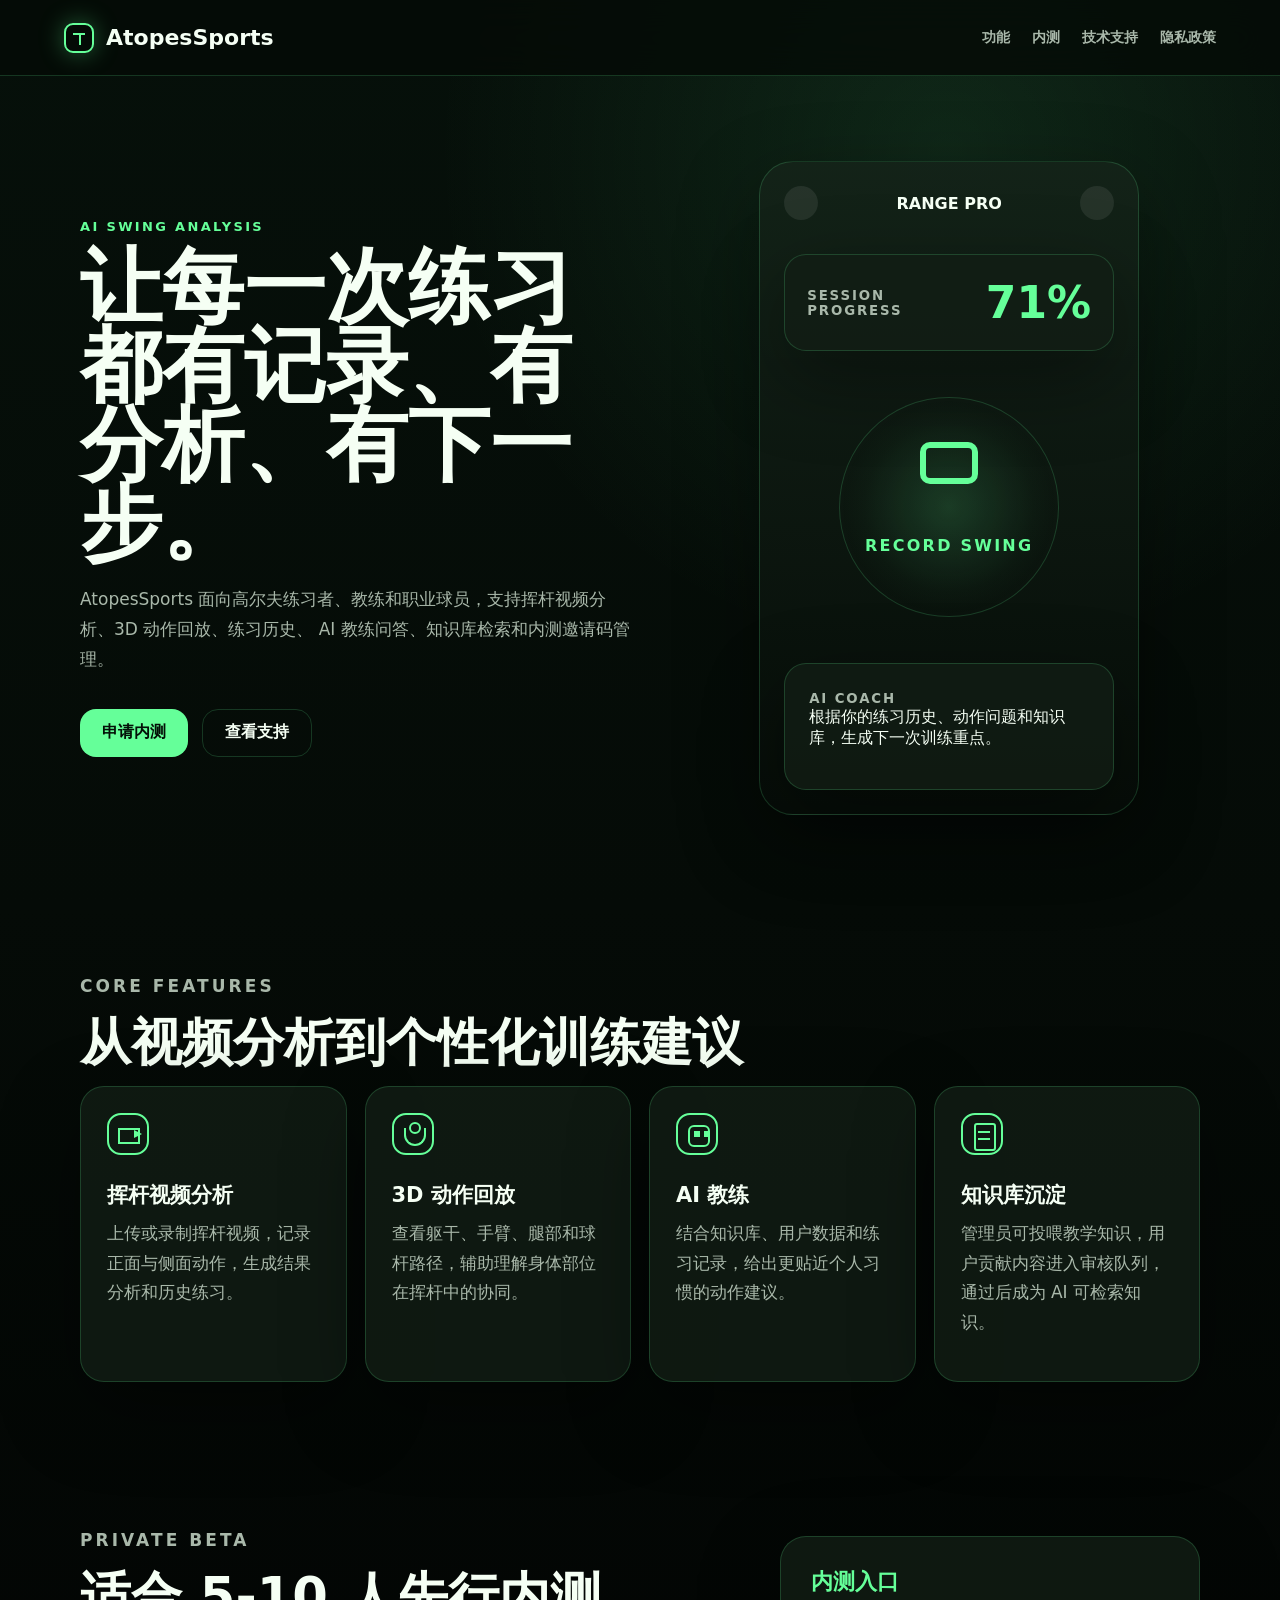
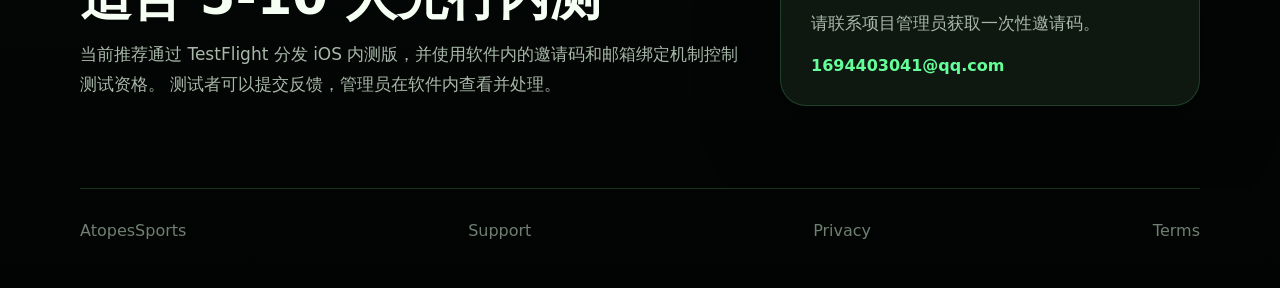
<file: index.html>
<!doctype html>
<html lang="zh-CN">
  <head>
    <meta charset="utf-8" />
    <meta name="viewport" content="width=device-width, initial-scale=1" />
    <title>AtopesSports - AI Golf Swing Coach</title>
    <meta
      name="description"
      content="AtopesSports helps golfers analyze swing videos, review 3D motion, record practice notes, and get AI coaching suggestions."
    />
    <link rel="stylesheet" href="./styles.css" />
  </head>
  <body>
    <header class="topbar">
      <div class="brand">
        <span class="brand-mark" aria-hidden="true"></span>
        <span>AtopesSports</span>
      </div>
      <nav>
        <a href="#features">功能</a>
        <a href="#beta">内测</a>
        <a href="./support.html">技术支持</a>
        <a href="./privacy.html">隐私政策</a>
      </nav>
    </header>

    <main>
      <section class="hero">
        <div class="hero-copy">
          <p class="eyebrow">AI Swing Analysis</p>
          <h1>让每一次练习都有记录、有分析、有下一步。</h1>
          <p class="lede">
            AtopesSports 面向高尔夫练习者、教练和职业球员，支持挥杆视频分析、3D 动作回放、练习历史、
            AI 教练问答、知识库检索和内测邀请码管理。
          </p>
          <div class="hero-actions">
            <a class="button primary" href="#beta">申请内测</a>
            <a class="button secondary" href="./support.html">查看支持</a>
          </div>
        </div>
        <div class="hero-panel" aria-label="Product preview">
          <div class="phone-frame">
            <div class="phone-top">
              <span></span>
              <strong>RANGE PRO</strong>
              <span></span>
            </div>
            <div class="metric-card">
              <small>SESSION PROGRESS</small>
              <strong>71%</strong>
            </div>
            <div class="record-orb">
              <span></span>
              <b>RECORD SWING</b>
            </div>
            <div class="coach-card">
              <small>AI COACH</small>
              <p>根据你的练习历史、动作问题和知识库，生成下一次训练重点。</p>
            </div>
          </div>
        </div>
      </section>

      <section id="features" class="section">
        <p class="eyebrow">Core Features</p>
        <h2>从视频分析到个性化训练建议</h2>
        <div class="grid">
          <article>
            <span class="line-icon camera"></span>
            <h3>挥杆视频分析</h3>
            <p>上传或录制挥杆视频，记录正面与侧面动作，生成结果分析和历史练习。</p>
          </article>
          <article>
            <span class="line-icon body"></span>
            <h3>3D 动作回放</h3>
            <p>查看躯干、手臂、腿部和球杆路径，辅助理解身体部位在挥杆中的协同。</p>
          </article>
          <article>
            <span class="line-icon coach"></span>
            <h3>AI 教练</h3>
            <p>结合知识库、用户数据和练习记录，给出更贴近个人习惯的动作建议。</p>
          </article>
          <article>
            <span class="line-icon knowledge"></span>
            <h3>知识库沉淀</h3>
            <p>管理员可投喂教学知识，用户贡献内容进入审核队列，通过后成为 AI 可检索知识。</p>
          </article>
        </div>
      </section>

      <section id="beta" class="section split">
        <div>
          <p class="eyebrow">Private Beta</p>
          <h2>适合 5-10 人先行内测</h2>
          <p>
            当前推荐通过 TestFlight 分发 iOS 内测版，并使用软件内的邀请码和邮箱绑定机制控制测试资格。
            测试者可以提交反馈，管理员在软件内查看并处理。
          </p>
        </div>
        <div class="beta-card">
          <strong>内测入口</strong>
          <p>请联系项目管理员获取一次性邀请码。</p>
          <a href="mailto:1694403041@qq.com">1694403041@qq.com</a>
        </div>
      </section>
    </main>

    <footer>
      <span>AtopesSports</span>
      <a href="./support.html">Support</a>
      <a href="./privacy.html">Privacy</a>
      <a href="./terms.html">Terms</a>
    </footer>
  </body>
</html>
</file>
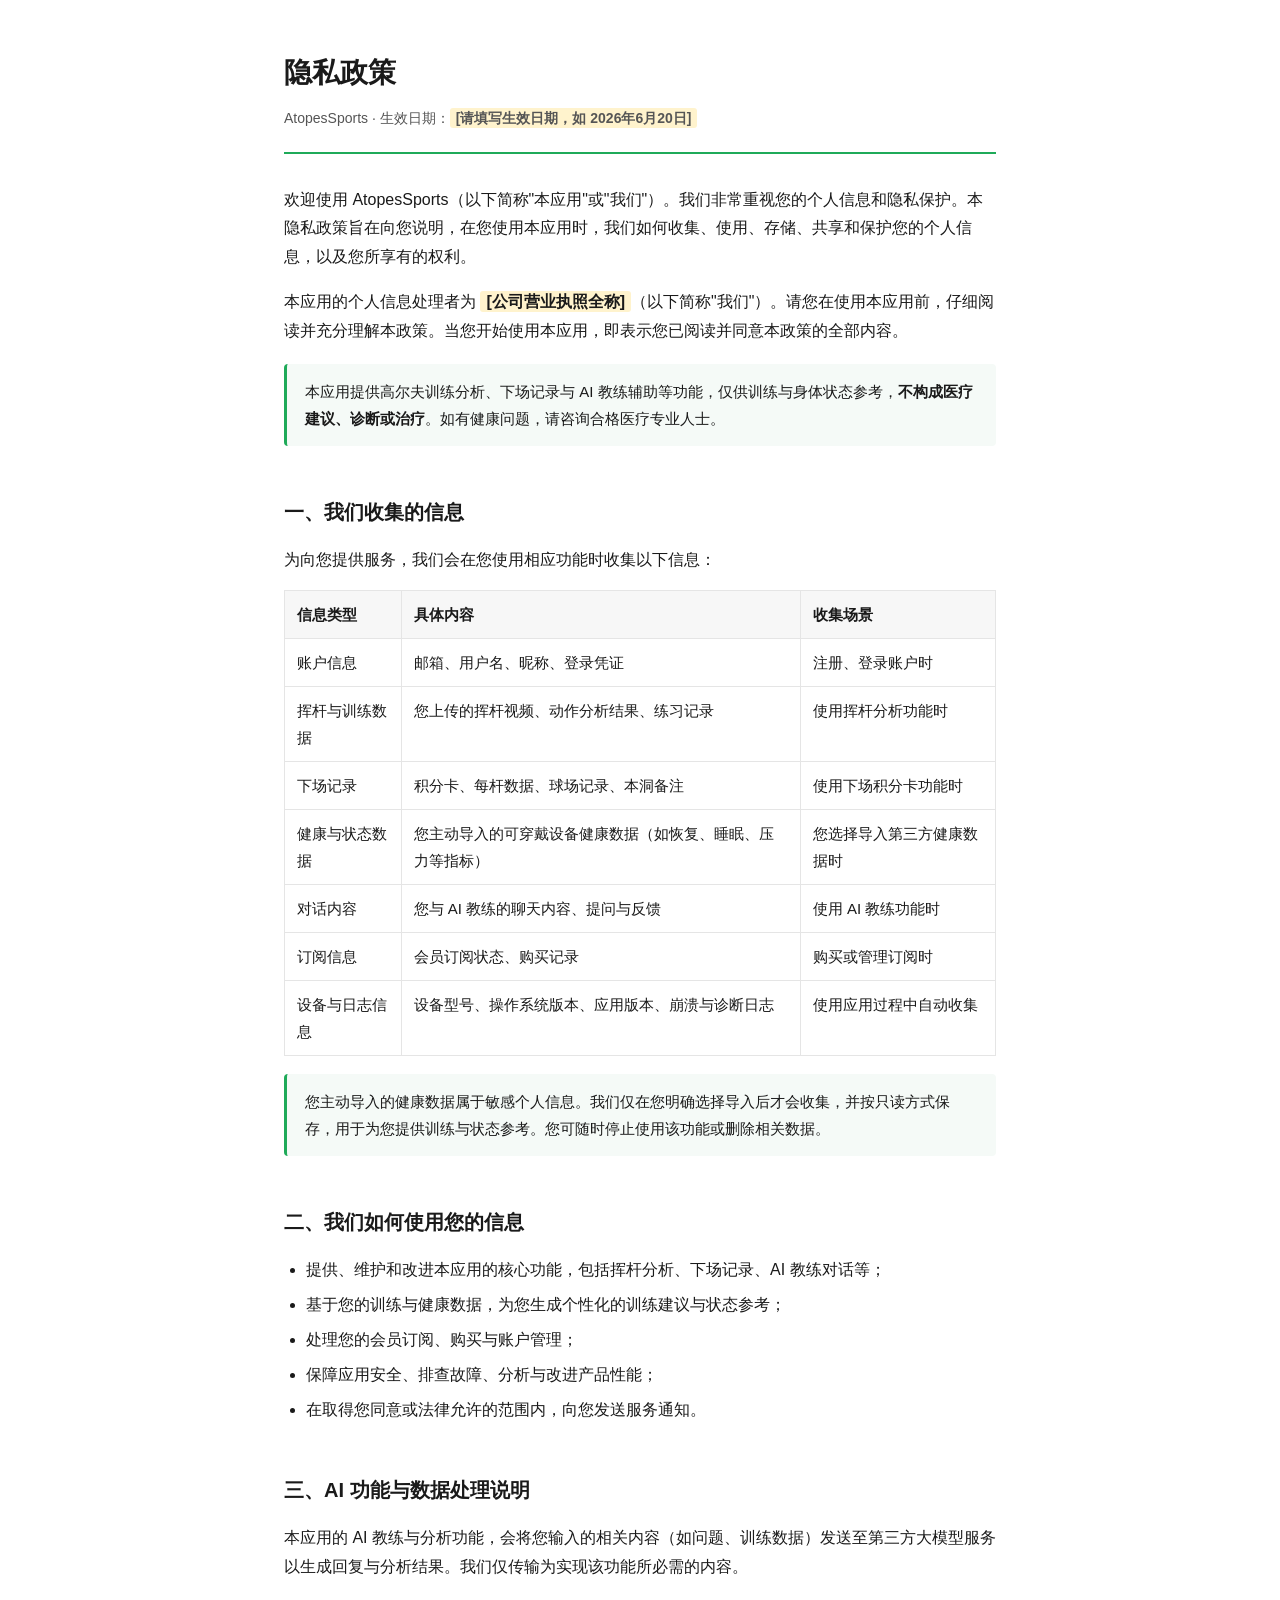
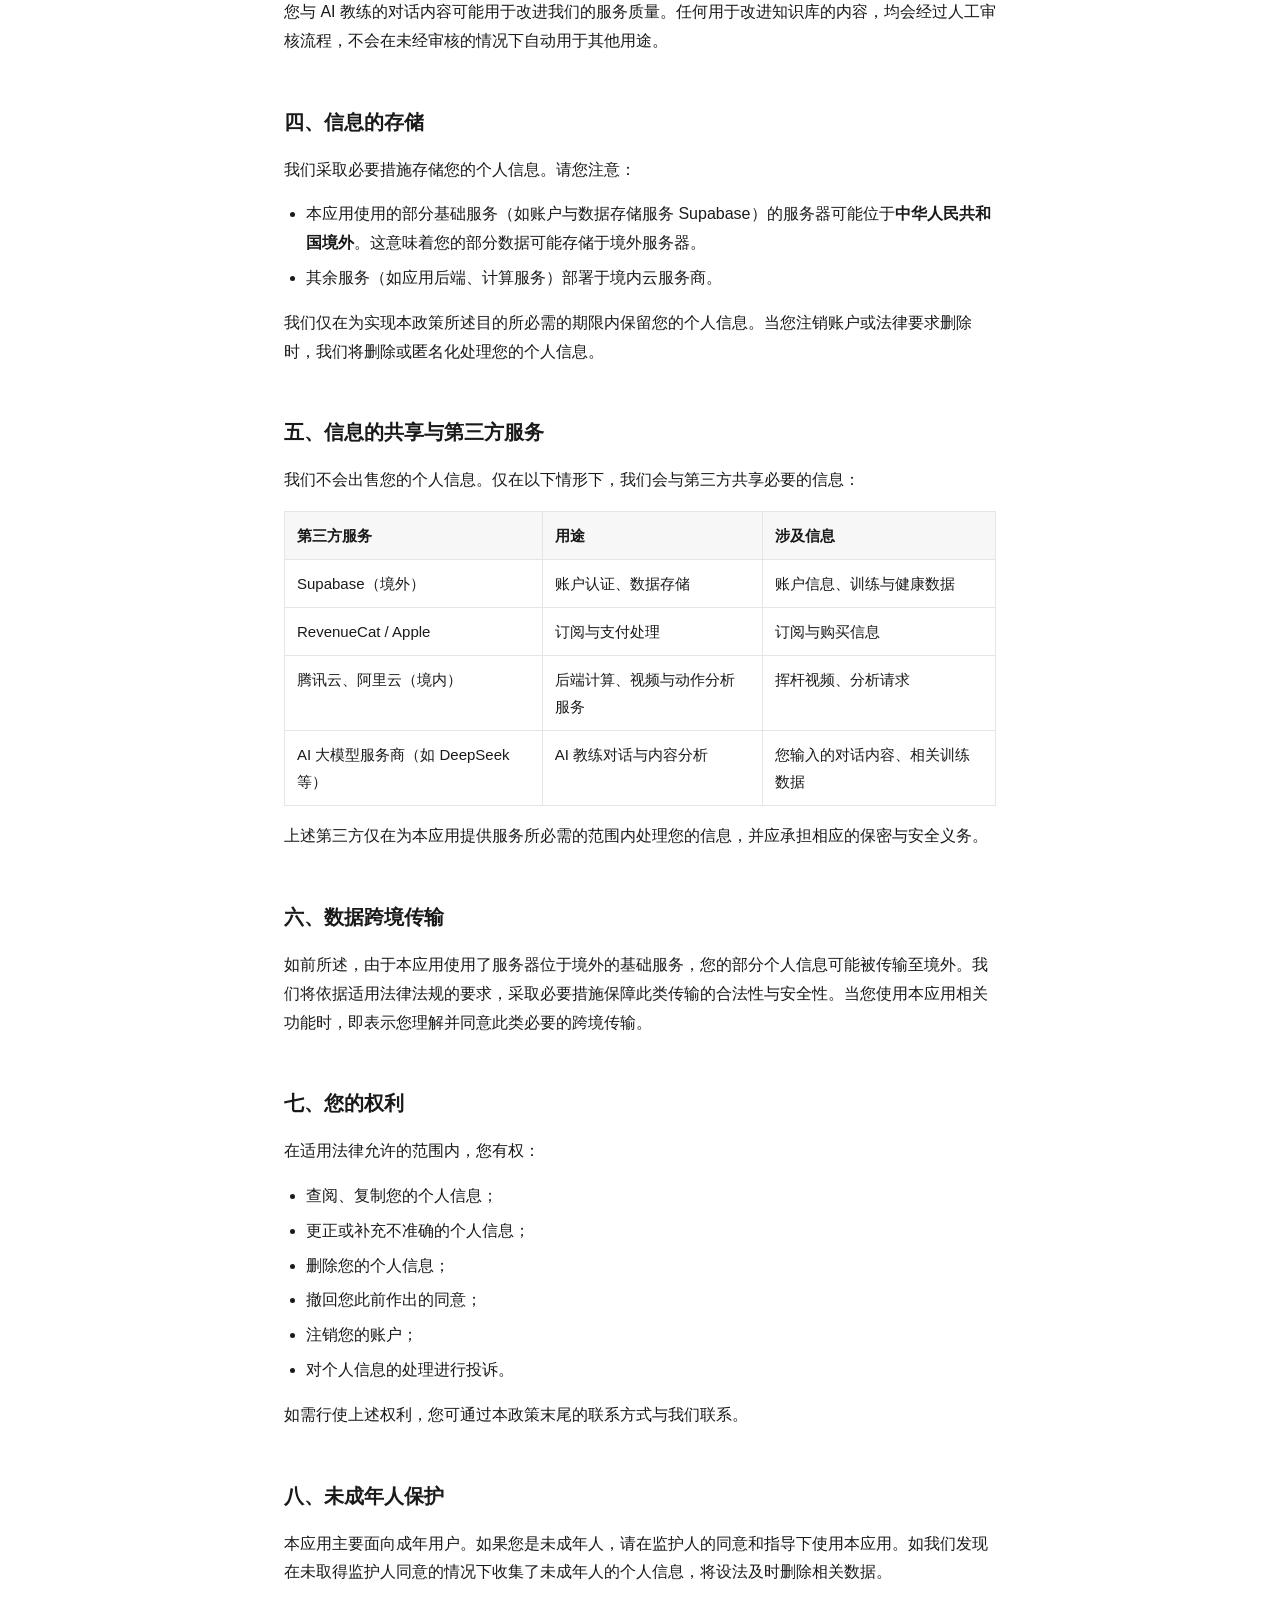
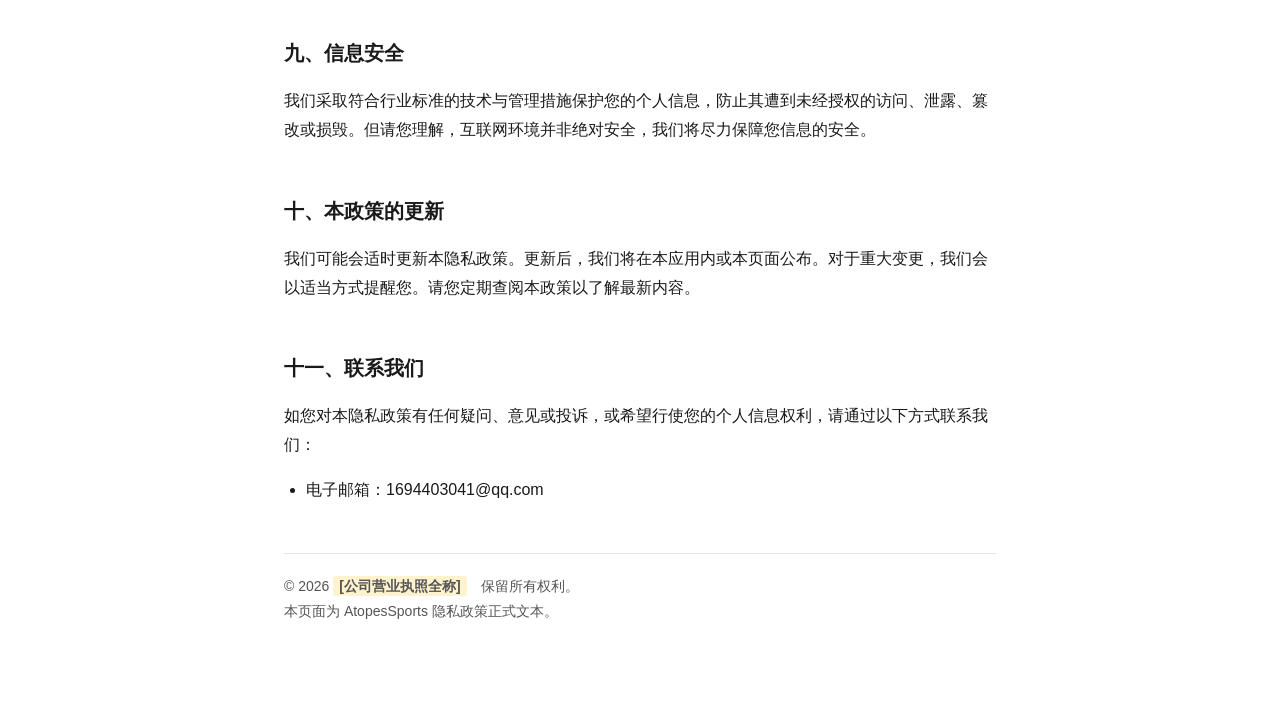
<file: privacy.html>
<!DOCTYPE html>
<html lang="zh-CN">
<head>
<meta charset="UTF-8">
<meta name="viewport" content="width=device-width, initial-scale=1.0">
<title>隐私政策 - AtopesSports</title>
<style>
  :root { --green:#1faa59; --ink:#1a1a1a; --muted:#555; --line:#e5e5e5; --bg:#ffffff; }
  * { box-sizing:border-box; }
  body {
    margin:0; background:var(--bg); color:var(--ink);
    font-family:-apple-system,BlinkMacSystemFont,"PingFang SC","Hiragino Sans GB","Microsoft YaHei",sans-serif;
    line-height:1.8; font-size:16px;
  }
  .wrap { max-width:760px; margin:0 auto; padding:48px 24px 80px; }
  header { border-bottom:2px solid var(--green); padding-bottom:20px; margin-bottom:32px; }
  h1 { font-size:28px; margin:0 0 8px; }
  .meta { color:var(--muted); font-size:14px; }
  h2 { font-size:20px; margin:40px 0 12px; padding-top:8px; }
  h3 { font-size:17px; margin:24px 0 8px; color:var(--ink); }
  p, li { color:var(--ink); }
  ul { padding-left:22px; }
  li { margin:6px 0; }
  .note { background:#f5faf7; border-left:3px solid var(--green); padding:14px 18px; margin:18px 0; border-radius:4px; font-size:15px; }
  table { width:100%; border-collapse:collapse; margin:16px 0; font-size:15px; }
  th, td { border:1px solid var(--line); padding:10px 12px; text-align:left; vertical-align:top; }
  th { background:#f7f7f7; font-weight:600; }
  a { color:var(--green); }
  footer { margin-top:48px; padding-top:20px; border-top:1px solid var(--line); color:var(--muted); font-size:14px; }
  .placeholder { background:#fff3cd; padding:2px 6px; border-radius:3px; font-weight:600; }
</style>
</head>
<body>
<div class="wrap">
<header>
  <h1>隐私政策</h1>
  <div class="meta">AtopesSports · 生效日期：<span class="placeholder">[请填写生效日期，如 2026年6月20日]</span></div>
</header>

<p>欢迎使用 AtopesSports（以下简称"本应用"或"我们"）。我们非常重视您的个人信息和隐私保护。本隐私政策旨在向您说明，在您使用本应用时，我们如何收集、使用、存储、共享和保护您的个人信息，以及您所享有的权利。</p>

<p>本应用的个人信息处理者为 <span class="placeholder">[公司营业执照全称]</span>（以下简称"我们"）。请您在使用本应用前，仔细阅读并充分理解本政策。当您开始使用本应用，即表示您已阅读并同意本政策的全部内容。</p>

<div class="note">
本应用提供高尔夫训练分析、下场记录与 AI 教练辅助等功能，仅供训练与身体状态参考，<strong>不构成医疗建议、诊断或治疗</strong>。如有健康问题，请咨询合格医疗专业人士。
</div>

<h2>一、我们收集的信息</h2>
<p>为向您提供服务，我们会在您使用相应功能时收集以下信息：</p>

<table>
<tr><th>信息类型</th><th>具体内容</th><th>收集场景</th></tr>
<tr><td>账户信息</td><td>邮箱、用户名、昵称、登录凭证</td><td>注册、登录账户时</td></tr>
<tr><td>挥杆与训练数据</td><td>您上传的挥杆视频、动作分析结果、练习记录</td><td>使用挥杆分析功能时</td></tr>
<tr><td>下场记录</td><td>积分卡、每杆数据、球场记录、本洞备注</td><td>使用下场积分卡功能时</td></tr>
<tr><td>健康与状态数据</td><td>您主动导入的可穿戴设备健康数据（如恢复、睡眠、压力等指标）</td><td>您选择导入第三方健康数据时</td></tr>
<tr><td>对话内容</td><td>您与 AI 教练的聊天内容、提问与反馈</td><td>使用 AI 教练功能时</td></tr>
<tr><td>订阅信息</td><td>会员订阅状态、购买记录</td><td>购买或管理订阅时</td></tr>
<tr><td>设备与日志信息</td><td>设备型号、操作系统版本、应用版本、崩溃与诊断日志</td><td>使用应用过程中自动收集</td></tr>
</table>

<div class="note">
您主动导入的健康数据属于敏感个人信息。我们仅在您明确选择导入后才会收集，并按只读方式保存，用于为您提供训练与状态参考。您可随时停止使用该功能或删除相关数据。
</div>

<h2>二、我们如何使用您的信息</h2>
<ul>
<li>提供、维护和改进本应用的核心功能，包括挥杆分析、下场记录、AI 教练对话等；</li>
<li>基于您的训练与健康数据，为您生成个性化的训练建议与状态参考；</li>
<li>处理您的会员订阅、购买与账户管理；</li>
<li>保障应用安全、排查故障、分析与改进产品性能；</li>
<li>在取得您同意或法律允许的范围内，向您发送服务通知。</li>
</ul>

<h2>三、AI 功能与数据处理说明</h2>
<p>本应用的 AI 教练与分析功能，会将您输入的相关内容（如问题、训练数据）发送至第三方大模型服务以生成回复与分析结果。我们仅传输为实现该功能所必需的内容。</p>
<p>您与 AI 教练的对话内容可能用于改进我们的服务质量。任何用于改进知识库的内容，均会经过人工审核流程，不会在未经审核的情况下自动用于其他用途。</p>

<h2>四、信息的存储</h2>
<p>我们采取必要措施存储您的个人信息。请您注意：</p>
<ul>
<li>本应用使用的部分基础服务（如账户与数据存储服务 Supabase）的服务器可能位于<strong>中华人民共和国境外</strong>。这意味着您的部分数据可能存储于境外服务器。</li>
<li>其余服务（如应用后端、计算服务）部署于境内云服务商。</li>
</ul>
<p>我们仅在为实现本政策所述目的所必需的期限内保留您的个人信息。当您注销账户或法律要求删除时，我们将删除或匿名化处理您的个人信息。</p>

<h2>五、信息的共享与第三方服务</h2>
<p>我们不会出售您的个人信息。仅在以下情形下，我们会与第三方共享必要的信息：</p>

<table>
<tr><th>第三方服务</th><th>用途</th><th>涉及信息</th></tr>
<tr><td>Supabase（境外）</td><td>账户认证、数据存储</td><td>账户信息、训练与健康数据</td></tr>
<tr><td>RevenueCat / Apple</td><td>订阅与支付处理</td><td>订阅与购买信息</td></tr>
<tr><td>腾讯云、阿里云（境内）</td><td>后端计算、视频与动作分析服务</td><td>挥杆视频、分析请求</td></tr>
<tr><td>AI 大模型服务商（如 DeepSeek 等）</td><td>AI 教练对话与内容分析</td><td>您输入的对话内容、相关训练数据</td></tr>
</table>

<p>上述第三方仅在为本应用提供服务所必需的范围内处理您的信息，并应承担相应的保密与安全义务。</p>

<h2>六、数据跨境传输</h2>
<p>如前所述，由于本应用使用了服务器位于境外的基础服务，您的部分个人信息可能被传输至境外。我们将依据适用法律法规的要求，采取必要措施保障此类传输的合法性与安全性。当您使用本应用相关功能时，即表示您理解并同意此类必要的跨境传输。</p>

<h2>七、您的权利</h2>
<p>在适用法律允许的范围内，您有权：</p>
<ul>
<li>查阅、复制您的个人信息；</li>
<li>更正或补充不准确的个人信息；</li>
<li>删除您的个人信息；</li>
<li>撤回您此前作出的同意；</li>
<li>注销您的账户；</li>
<li>对个人信息的处理进行投诉。</li>
</ul>
<p>如需行使上述权利，您可通过本政策末尾的联系方式与我们联系。</p>

<h2>八、未成年人保护</h2>
<p>本应用主要面向成年用户。如果您是未成年人，请在监护人的同意和指导下使用本应用。如我们发现在未取得监护人同意的情况下收集了未成年人的个人信息，将设法及时删除相关数据。</p>

<h2>九、信息安全</h2>
<p>我们采取符合行业标准的技术与管理措施保护您的个人信息，防止其遭到未经授权的访问、泄露、篡改或损毁。但请您理解，互联网环境并非绝对安全，我们将尽力保障您信息的安全。</p>

<h2>十、本政策的更新</h2>
<p>我们可能会适时更新本隐私政策。更新后，我们将在本应用内或本页面公布。对于重大变更，我们会以适当方式提醒您。请您定期查阅本政策以了解最新内容。</p>

<h2>十一、联系我们</h2>
<p>如您对本隐私政策有任何疑问、意见或投诉，或希望行使您的个人信息权利，请通过以下方式联系我们：</p>
<ul>
<li>电子邮箱：1694403041@qq.com</li>
</ul>

<footer>
© 2026 <span class="placeholder">[公司营业执照全称]</span>　保留所有权利。<br>
本页面为 AtopesSports 隐私政策正式文本。
</footer>
</div>
</body>
</html>
</file>
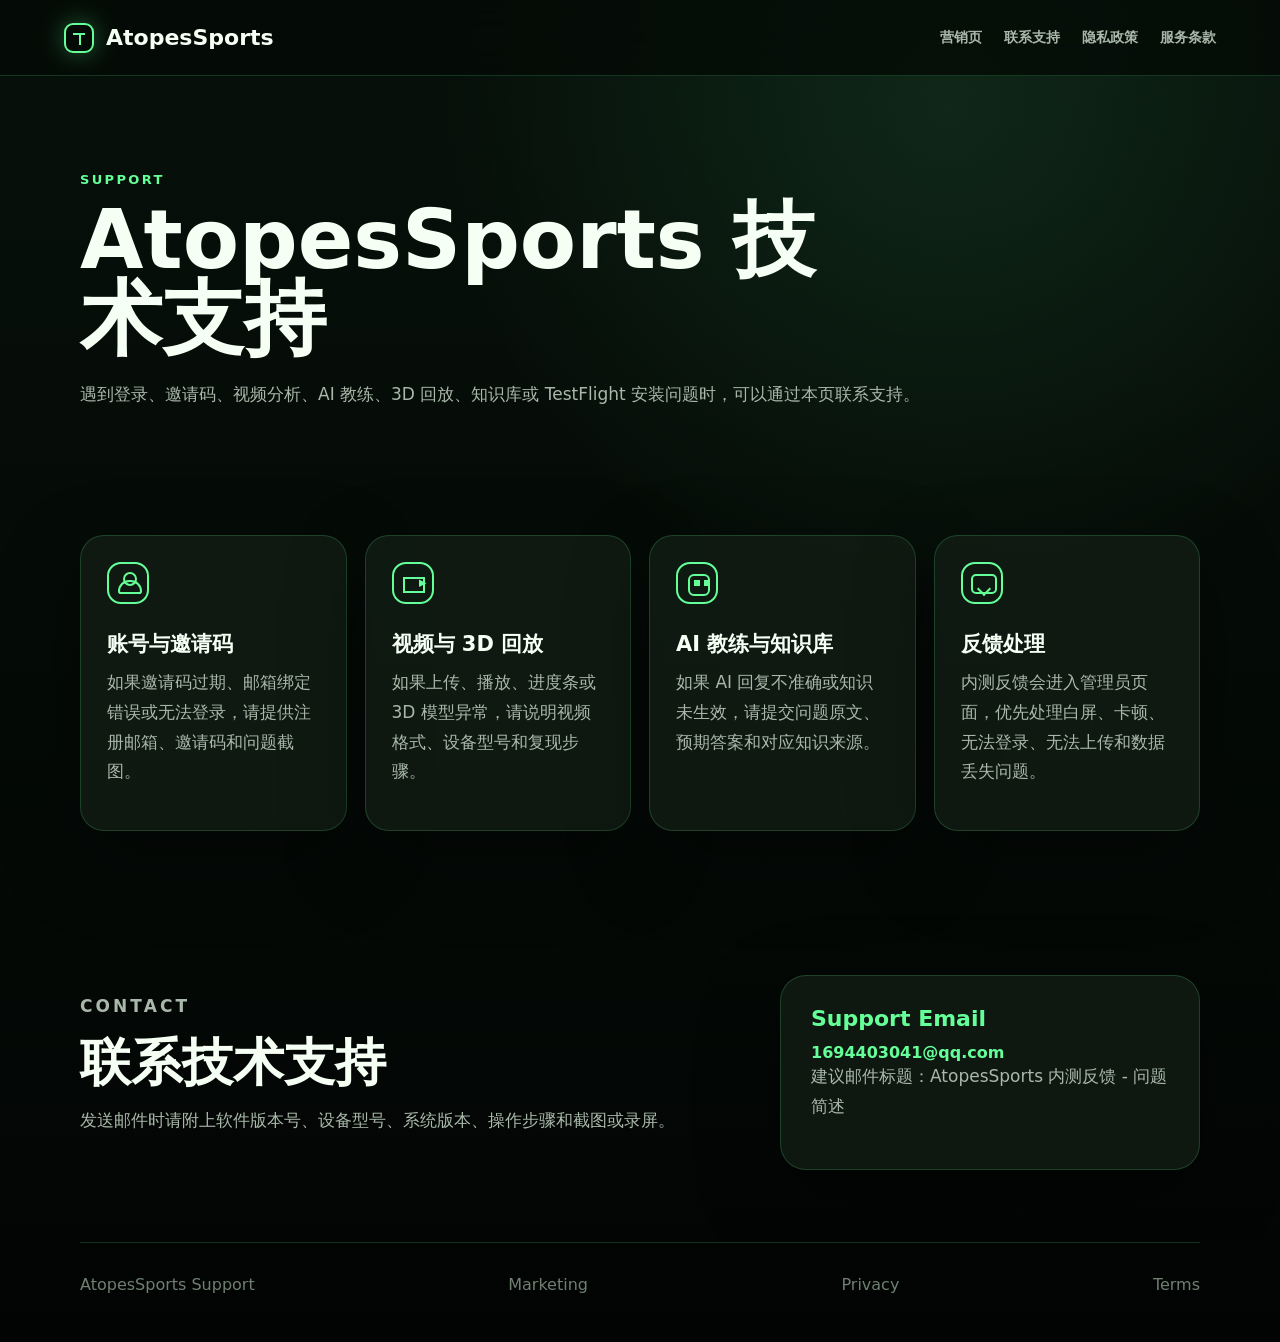
<file: support.html>
<!doctype html>
<html lang="zh-CN">
  <head>
    <meta charset="utf-8" />
    <meta name="viewport" content="width=device-width, initial-scale=1" />
    <title>AtopesSports 技术支持</title>
    <meta
      name="description"
      content="AtopesSports technical support, privacy contact, beta feedback, and troubleshooting."
    />
    <link rel="stylesheet" href="./styles.css" />
  </head>
  <body>
    <header class="topbar">
      <a class="brand" href="./index.html">
        <span class="brand-mark" aria-hidden="true"></span>
        <span>AtopesSports</span>
      </a>
      <nav>
        <a href="./index.html">营销页</a>
        <a href="#contact">联系支持</a>
        <a href="./privacy.html">隐私政策</a>
        <a href="./terms.html">服务条款</a>
      </nav>
    </header>

    <main>
      <section class="support-hero">
        <p class="eyebrow">Support</p>
        <h1>AtopesSports 技术支持</h1>
        <p class="lede">
          遇到登录、邀请码、视频分析、AI 教练、3D 回放、知识库或 TestFlight 安装问题时，可以通过本页联系支持。
        </p>
      </section>

      <section class="section">
        <div class="grid">
          <article>
            <span class="line-icon account"></span>
            <h3>账号与邀请码</h3>
            <p>如果邀请码过期、邮箱绑定错误或无法登录，请提供注册邮箱、邀请码和问题截图。</p>
          </article>
          <article>
            <span class="line-icon camera"></span>
            <h3>视频与 3D 回放</h3>
            <p>如果上传、播放、进度条或 3D 模型异常，请说明视频格式、设备型号和复现步骤。</p>
          </article>
          <article>
            <span class="line-icon coach"></span>
            <h3>AI 教练与知识库</h3>
            <p>如果 AI 回复不准确或知识未生效，请提交问题原文、预期答案和对应知识来源。</p>
          </article>
          <article>
            <span class="line-icon feedback"></span>
            <h3>反馈处理</h3>
            <p>内测反馈会进入管理员页面，优先处理白屏、卡顿、无法登录、无法上传和数据丢失问题。</p>
          </article>
        </div>
      </section>

      <section id="contact" class="section split">
        <div>
          <p class="eyebrow">Contact</p>
          <h2>联系技术支持</h2>
          <p>发送邮件时请附上软件版本号、设备型号、系统版本、操作步骤和截图或录屏。</p>
        </div>
        <div class="beta-card">
          <strong>Support Email</strong>
          <a href="mailto:1694403041@qq.com">1694403041@qq.com</a>
          <p>建议邮件标题：AtopesSports 内测反馈 - 问题简述</p>
        </div>
      </section>
    </main>

    <footer>
      <span>AtopesSports Support</span>
      <a href="./index.html">Marketing</a>
      <a href="./privacy.html">Privacy</a>
      <a href="./terms.html">Terms</a>
    </footer>
  </body>
</html>
</file>
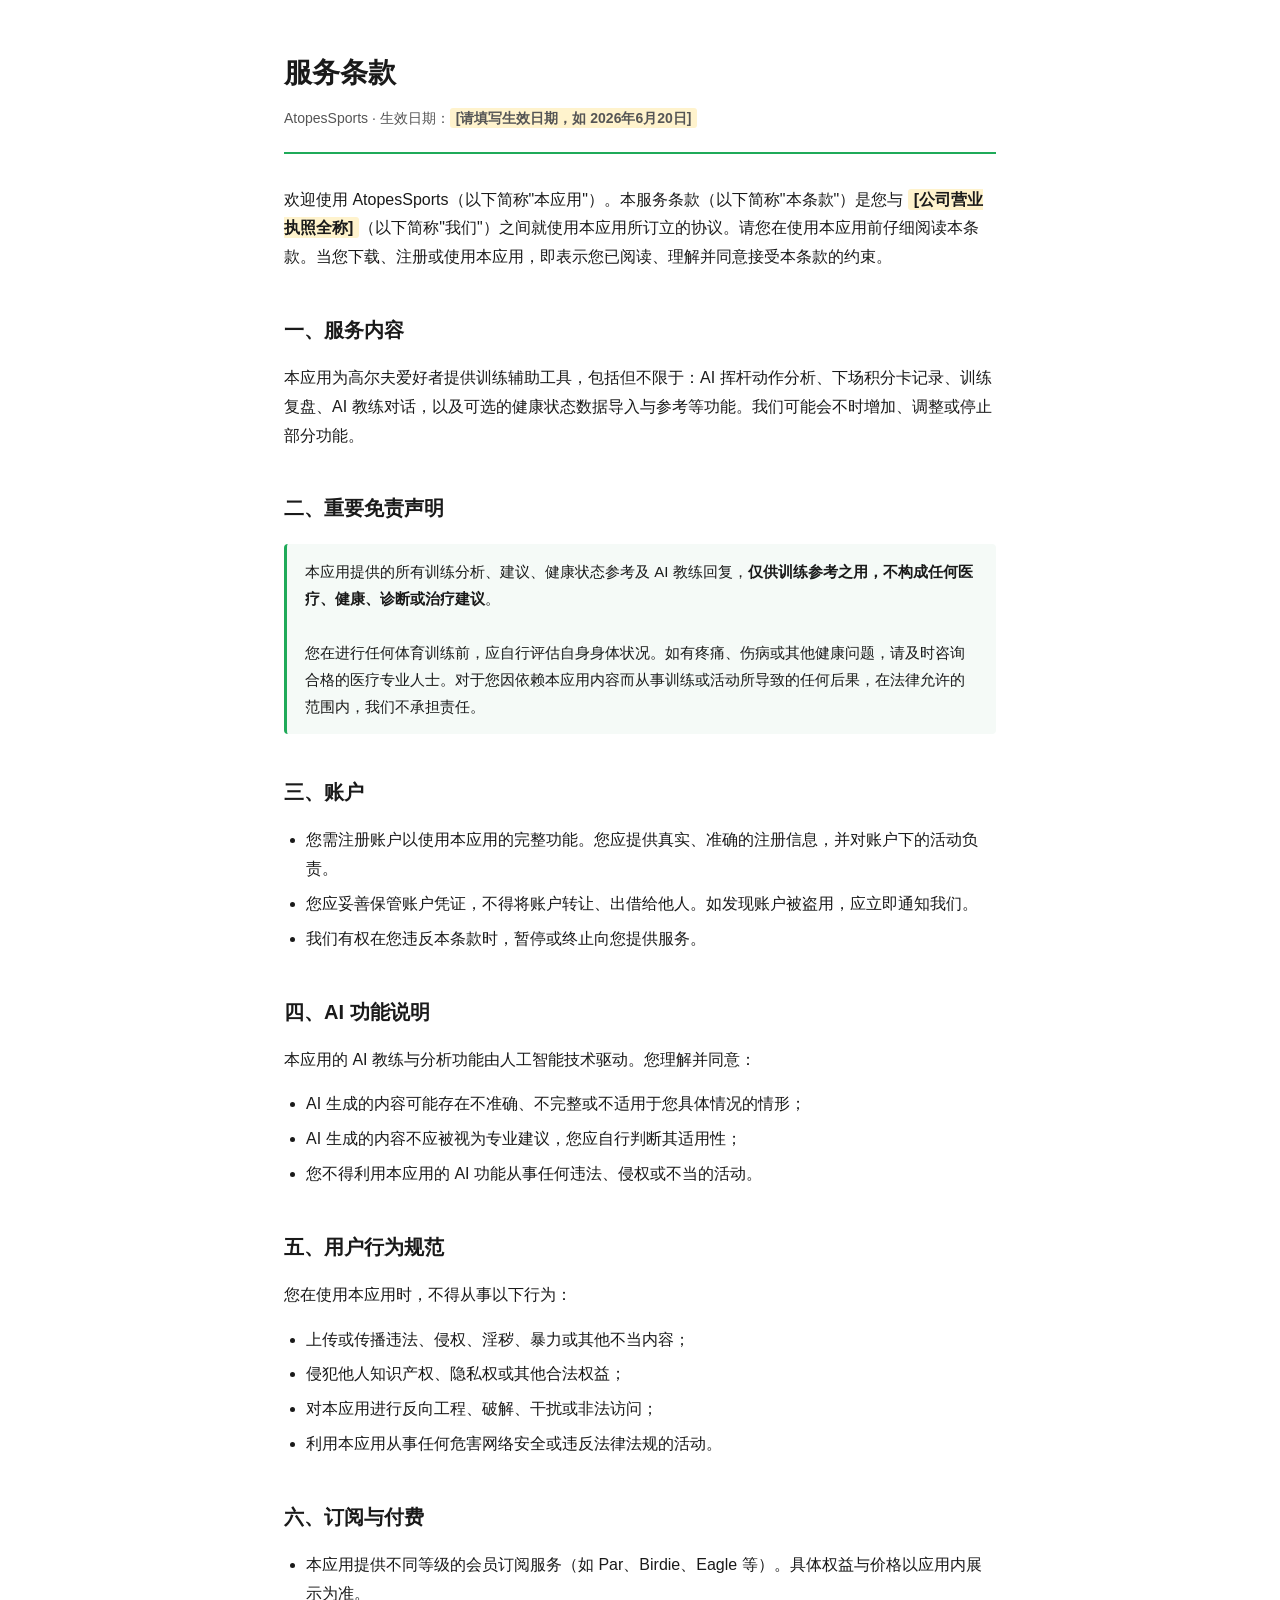
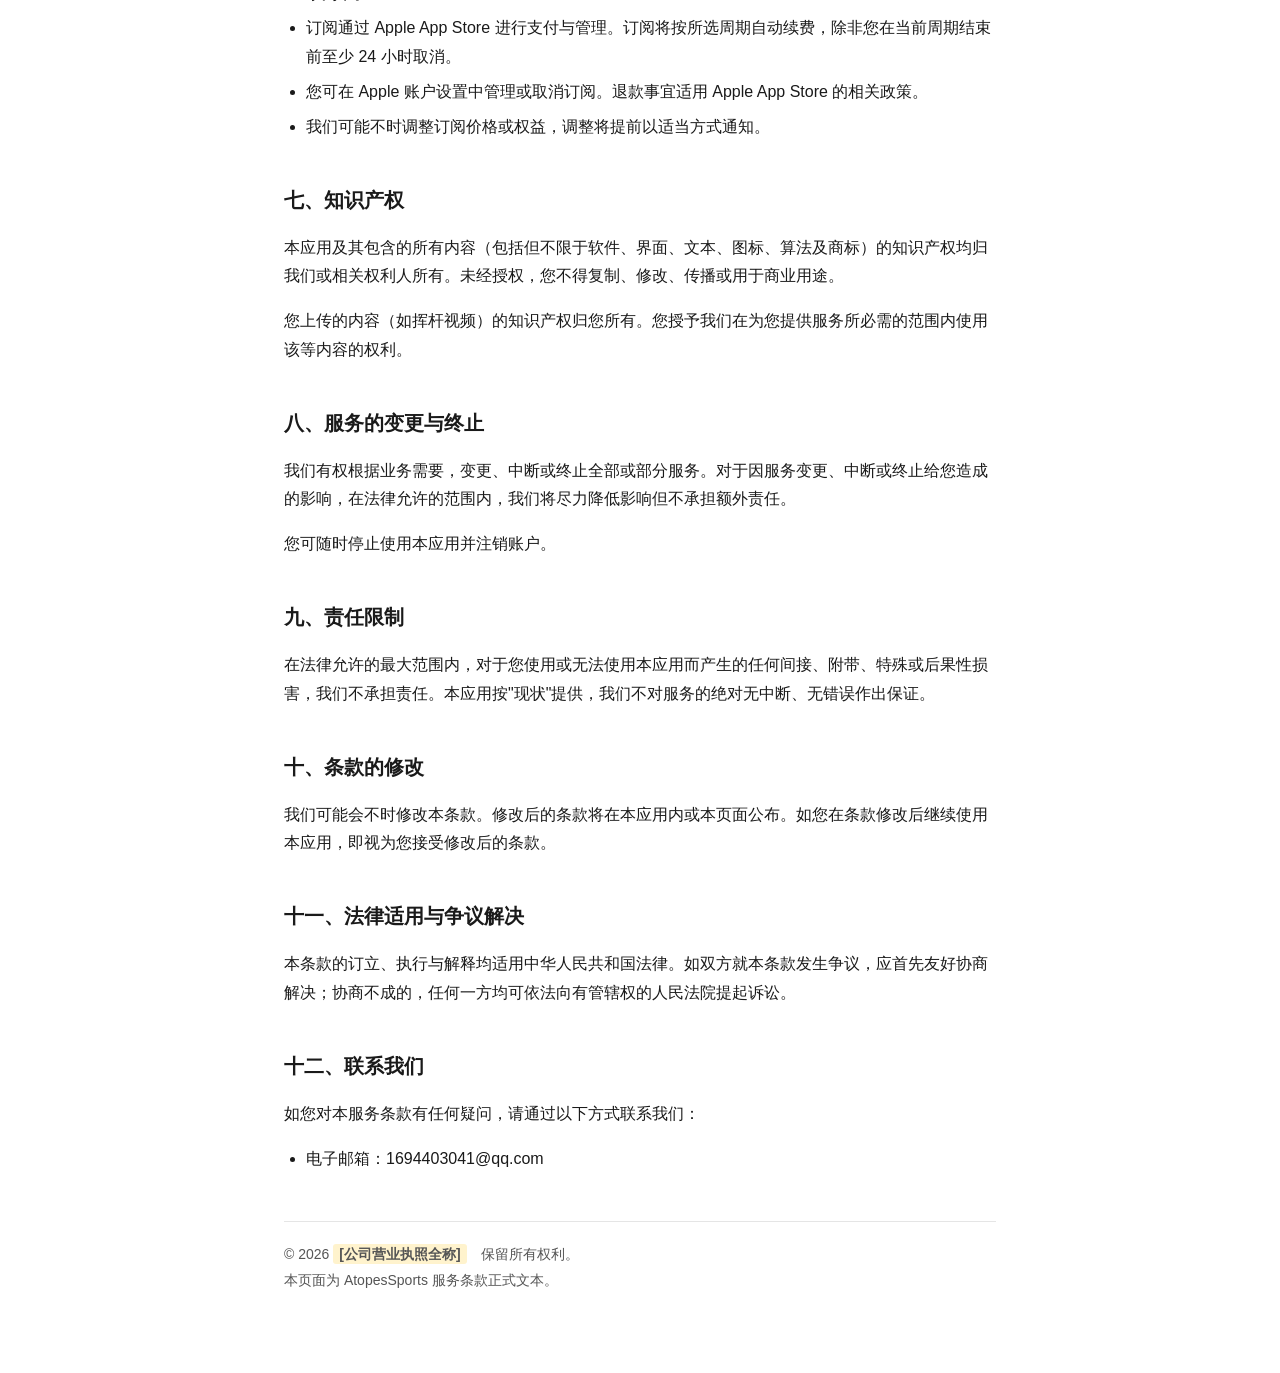
<file: terms.html>
<!DOCTYPE html>
<html lang="zh-CN">
<head>
<meta charset="UTF-8">
<meta name="viewport" content="width=device-width, initial-scale=1.0">
<title>服务条款 - AtopesSports</title>
<style>
  :root { --green:#1faa59; --ink:#1a1a1a; --muted:#555; --line:#e5e5e5; --bg:#ffffff; }
  * { box-sizing:border-box; }
  body {
    margin:0; background:var(--bg); color:var(--ink);
    font-family:-apple-system,BlinkMacSystemFont,"PingFang SC","Hiragino Sans GB","Microsoft YaHei",sans-serif;
    line-height:1.8; font-size:16px;
  }
  .wrap { max-width:760px; margin:0 auto; padding:48px 24px 80px; }
  header { border-bottom:2px solid var(--green); padding-bottom:20px; margin-bottom:32px; }
  h1 { font-size:28px; margin:0 0 8px; }
  .meta { color:var(--muted); font-size:14px; }
  h2 { font-size:20px; margin:40px 0 12px; }
  p, li { color:var(--ink); }
  ul { padding-left:22px; }
  li { margin:6px 0; }
  .note { background:#f5faf7; border-left:3px solid var(--green); padding:14px 18px; margin:18px 0; border-radius:4px; font-size:15px; }
  a { color:var(--green); }
  footer { margin-top:48px; padding-top:20px; border-top:1px solid var(--line); color:var(--muted); font-size:14px; }
  .placeholder { background:#fff3cd; padding:2px 6px; border-radius:3px; font-weight:600; }
</style>
</head>
<body>
<div class="wrap">
<header>
  <h1>服务条款</h1>
  <div class="meta">AtopesSports · 生效日期：<span class="placeholder">[请填写生效日期，如 2026年6月20日]</span></div>
</header>

<p>欢迎使用 AtopesSports（以下简称"本应用"）。本服务条款（以下简称"本条款"）是您与 <span class="placeholder">[公司营业执照全称]</span>（以下简称"我们"）之间就使用本应用所订立的协议。请您在使用本应用前仔细阅读本条款。当您下载、注册或使用本应用，即表示您已阅读、理解并同意接受本条款的约束。</p>

<h2>一、服务内容</h2>
<p>本应用为高尔夫爱好者提供训练辅助工具，包括但不限于：AI 挥杆动作分析、下场积分卡记录、训练复盘、AI 教练对话，以及可选的健康状态数据导入与参考等功能。我们可能会不时增加、调整或停止部分功能。</p>

<h2>二、重要免责声明</h2>
<div class="note">
本应用提供的所有训练分析、建议、健康状态参考及 AI 教练回复，<strong>仅供训练参考之用，不构成任何医疗、健康、诊断或治疗建议</strong>。<br><br>
您在进行任何体育训练前，应自行评估自身身体状况。如有疼痛、伤病或其他健康问题，请及时咨询合格的医疗专业人士。对于您因依赖本应用内容而从事训练或活动所导致的任何后果，在法律允许的范围内，我们不承担责任。
</div>

<h2>三、账户</h2>
<ul>
<li>您需注册账户以使用本应用的完整功能。您应提供真实、准确的注册信息，并对账户下的活动负责。</li>
<li>您应妥善保管账户凭证，不得将账户转让、出借给他人。如发现账户被盗用，应立即通知我们。</li>
<li>我们有权在您违反本条款时，暂停或终止向您提供服务。</li>
</ul>

<h2>四、AI 功能说明</h2>
<p>本应用的 AI 教练与分析功能由人工智能技术驱动。您理解并同意：</p>
<ul>
<li>AI 生成的内容可能存在不准确、不完整或不适用于您具体情况的情形；</li>
<li>AI 生成的内容不应被视为专业建议，您应自行判断其适用性；</li>
<li>您不得利用本应用的 AI 功能从事任何违法、侵权或不当的活动。</li>
</ul>

<h2>五、用户行为规范</h2>
<p>您在使用本应用时，不得从事以下行为：</p>
<ul>
<li>上传或传播违法、侵权、淫秽、暴力或其他不当内容；</li>
<li>侵犯他人知识产权、隐私权或其他合法权益；</li>
<li>对本应用进行反向工程、破解、干扰或非法访问；</li>
<li>利用本应用从事任何危害网络安全或违反法律法规的活动。</li>
</ul>

<h2>六、订阅与付费</h2>
<ul>
<li>本应用提供不同等级的会员订阅服务（如 Par、Birdie、Eagle 等）。具体权益与价格以应用内展示为准。</li>
<li>订阅通过 Apple App Store 进行支付与管理。订阅将按所选周期自动续费，除非您在当前周期结束前至少 24 小时取消。</li>
<li>您可在 Apple 账户设置中管理或取消订阅。退款事宜适用 Apple App Store 的相关政策。</li>
<li>我们可能不时调整订阅价格或权益，调整将提前以适当方式通知。</li>
</ul>

<h2>七、知识产权</h2>
<p>本应用及其包含的所有内容（包括但不限于软件、界面、文本、图标、算法及商标）的知识产权均归我们或相关权利人所有。未经授权，您不得复制、修改、传播或用于商业用途。</p>
<p>您上传的内容（如挥杆视频）的知识产权归您所有。您授予我们在为您提供服务所必需的范围内使用该等内容的权利。</p>

<h2>八、服务的变更与终止</h2>
<p>我们有权根据业务需要，变更、中断或终止全部或部分服务。对于因服务变更、中断或终止给您造成的影响，在法律允许的范围内，我们将尽力降低影响但不承担额外责任。</p>
<p>您可随时停止使用本应用并注销账户。</p>

<h2>九、责任限制</h2>
<p>在法律允许的最大范围内，对于您使用或无法使用本应用而产生的任何间接、附带、特殊或后果性损害，我们不承担责任。本应用按"现状"提供，我们不对服务的绝对无中断、无错误作出保证。</p>

<h2>十、条款的修改</h2>
<p>我们可能会不时修改本条款。修改后的条款将在本应用内或本页面公布。如您在条款修改后继续使用本应用，即视为您接受修改后的条款。</p>

<h2>十一、法律适用与争议解决</h2>
<p>本条款的订立、执行与解释均适用中华人民共和国法律。如双方就本条款发生争议，应首先友好协商解决；协商不成的，任何一方均可依法向有管辖权的人民法院提起诉讼。</p>

<h2>十二、联系我们</h2>
<p>如您对本服务条款有任何疑问，请通过以下方式联系我们：</p>
<ul>
<li>电子邮箱：1694403041@qq.com</li>
</ul>

<footer>
© 2026 <span class="placeholder">[公司营业执照全称]</span>　保留所有权利。<br>
本页面为 AtopesSports 服务条款正式文本。
</footer>
</div>
</body>
</html>
</file>
<file: styles.css>
:root {
  color-scheme: dark;
  --bg: #050b07;
  --panel: #0d1510;
  --panel-2: #121d15;
  --text: #f5fff4;
  --muted: #a9b8aa;
  --faint: #6f7f72;
  --line: rgba(101, 255, 153, 0.18);
  --green: #65ff99;
  --green-2: #0a7a3e;
  --shadow: 0 28px 80px rgba(0, 0, 0, 0.38);
}

* {
  box-sizing: border-box;
}

body {
  margin: 0;
  background:
    radial-gradient(circle at 74% 8%, rgba(101, 255, 153, 0.1), transparent 32rem),
    linear-gradient(180deg, #06100a 0%, var(--bg) 48%, #020403 100%);
  color: var(--text);
  font-family:
    Inter, ui-sans-serif, system-ui, -apple-system, BlinkMacSystemFont, "Segoe UI",
    "PingFang SC", "Microsoft YaHei", sans-serif;
}

a {
  color: inherit;
  text-decoration: none;
}

.topbar {
  position: sticky;
  top: 0;
  z-index: 10;
  display: flex;
  align-items: center;
  justify-content: space-between;
  min-height: 76px;
  padding: 0 5vw;
  background: rgba(5, 11, 7, 0.84);
  border-bottom: 1px solid var(--line);
  backdrop-filter: blur(18px);
}

.brand {
  display: inline-flex;
  align-items: center;
  gap: 12px;
  font-size: 22px;
  font-weight: 900;
  letter-spacing: 0;
}

.brand-mark {
  width: 30px;
  height: 30px;
  border: 2px solid var(--green);
  border-radius: 9px;
  position: relative;
  box-shadow: 0 0 24px rgba(101, 255, 153, 0.34);
}

.brand-mark::before,
.brand-mark::after {
  content: "";
  position: absolute;
  background: var(--green);
}

.brand-mark::before {
  width: 12px;
  height: 2px;
  left: 7px;
  top: 8px;
}

.brand-mark::after {
  width: 2px;
  height: 12px;
  left: 13px;
  top: 8px;
}

nav {
  display: flex;
  gap: 22px;
  color: var(--muted);
  font-size: 14px;
  font-weight: 700;
}

main {
  overflow: hidden;
}

.hero,
.support-hero,
.section {
  width: min(1120px, 90vw);
  margin: 0 auto;
}

.hero {
  display: grid;
  grid-template-columns: minmax(0, 1.05fr) minmax(320px, 0.95fr);
  gap: 64px;
  align-items: center;
  min-height: calc(100vh - 76px);
  padding: 72px 0;
}

.support-hero {
  padding: 96px 0 36px;
}

.eyebrow {
  margin: 0 0 14px;
  color: var(--green);
  font-size: 13px;
  font-weight: 900;
  letter-spacing: 0.18em;
  text-transform: uppercase;
}

h1,
h2,
h3,
p {
  margin-top: 0;
}

h1 {
  max-width: 780px;
  margin-bottom: 22px;
  font-size: clamp(46px, 7vw, 82px);
  line-height: 0.96;
  letter-spacing: 0;
}

h2 {
  margin-bottom: 18px;
  font-size: clamp(32px, 4vw, 52px);
  line-height: 1.02;
}

h3 {
  margin-bottom: 10px;
  font-size: 21px;
}

.lede,
.section p,
article p {
  color: var(--muted);
  font-size: 17px;
  line-height: 1.75;
}

.hero-actions {
  display: flex;
  flex-wrap: wrap;
  gap: 14px;
  margin-top: 34px;
}

.button {
  display: inline-flex;
  align-items: center;
  justify-content: center;
  min-height: 48px;
  padding: 0 22px;
  border-radius: 16px;
  font-weight: 900;
}

.button.primary {
  background: var(--green);
  color: #031007;
}

.button.secondary {
  border: 1px solid var(--line);
  color: var(--text);
}

.hero-panel {
  display: flex;
  justify-content: center;
}

.phone-frame {
  width: min(100%, 380px);
  padding: 24px;
  border: 1px solid var(--line);
  border-radius: 34px;
  background: linear-gradient(180deg, rgba(20, 35, 25, 0.96), rgba(6, 13, 8, 0.98));
  box-shadow: var(--shadow);
}

.phone-top {
  display: flex;
  justify-content: space-between;
  align-items: center;
  margin-bottom: 34px;
}

.phone-top span {
  width: 34px;
  height: 34px;
  border-radius: 50%;
  background: rgba(245, 255, 244, 0.08);
}

.metric-card,
.coach-card,
article,
.beta-card {
  border: 1px solid var(--line);
  background: rgba(18, 29, 21, 0.8);
  box-shadow: var(--shadow);
}

.legal-section {
  padding-bottom: 96px;
}

.legal-section article {
  margin-bottom: 18px;
  padding: 26px;
  border-radius: 18px;
}

.legal-section a {
  color: var(--green);
  font-weight: 800;
}

.metric-card {
  display: flex;
  justify-content: space-between;
  align-items: center;
  padding: 22px;
  border-radius: 22px;
}

.metric-card small,
.coach-card small {
  color: var(--muted);
  font-weight: 900;
  letter-spacing: 0.14em;
}

.metric-card strong {
  color: var(--green);
  font-size: 44px;
}

.record-orb {
  display: grid;
  place-items: center;
  width: 220px;
  height: 220px;
  margin: 46px auto;
  border: 1px solid var(--line);
  border-radius: 50%;
  background: radial-gradient(circle, rgba(101, 255, 153, 0.16), rgba(101, 255, 153, 0.02) 55%, transparent 70%);
}

.record-orb span {
  width: 58px;
  height: 42px;
  border: 6px solid var(--green);
  border-radius: 10px;
}

.record-orb b {
  margin-top: -54px;
  color: var(--green);
  letter-spacing: 0.14em;
}

.coach-card {
  padding: 24px;
  border-radius: 22px;
}

.section {
  padding: 72px 0;
}

.grid {
  display: grid;
  grid-template-columns: repeat(4, minmax(0, 1fr));
  gap: 18px;
}

article {
  min-height: 230px;
  padding: 26px;
  border-radius: 24px;
}

.line-icon {
  display: inline-block;
  width: 42px;
  height: 42px;
  margin-bottom: 22px;
  border: 2px solid var(--green);
  border-radius: 14px;
  position: relative;
}

.line-icon::before,
.line-icon::after {
  content: "";
  position: absolute;
  border-color: var(--green);
}

.line-icon.camera::before {
  width: 18px;
  height: 12px;
  left: 9px;
  top: 13px;
  border: 2px solid var(--green);
}

.line-icon.camera::after {
  width: 8px;
  height: 8px;
  right: 5px;
  top: 15px;
  background: var(--green);
  clip-path: polygon(0 0, 100% 50%, 0 100%);
}

.line-icon.body::before {
  width: 8px;
  height: 8px;
  left: 15px;
  top: 7px;
  border: 2px solid var(--green);
  border-radius: 50%;
}

.line-icon.body::after {
  width: 18px;
  height: 16px;
  left: 10px;
  bottom: 7px;
  border: 2px solid var(--green);
  border-top: 0;
  border-radius: 0 0 12px 12px;
}

.line-icon.coach::before {
  width: 18px;
  height: 18px;
  left: 10px;
  top: 10px;
  border: 2px solid var(--green);
  border-radius: 6px;
}

.line-icon.coach::after {
  width: 6px;
  height: 6px;
  left: 16px;
  top: 16px;
  background: var(--green);
  box-shadow: 10px 0 0 var(--green);
}

.line-icon.knowledge::before {
  width: 18px;
  height: 24px;
  left: 11px;
  top: 8px;
  border: 2px solid var(--green);
  border-radius: 3px;
}

.line-icon.knowledge::after {
  width: 12px;
  height: 2px;
  left: 15px;
  top: 16px;
  background: var(--green);
  box-shadow: 0 7px 0 var(--green);
}

.line-icon.account::before {
  width: 10px;
  height: 10px;
  left: 14px;
  top: 8px;
  border: 2px solid var(--green);
  border-radius: 50%;
}

.line-icon.account::after {
  width: 20px;
  height: 10px;
  left: 9px;
  bottom: 8px;
  border: 2px solid var(--green);
  border-radius: 16px 16px 4px 4px;
}

.line-icon.feedback::before {
  width: 22px;
  height: 16px;
  left: 8px;
  top: 10px;
  border: 2px solid var(--green);
  border-radius: 5px;
}

.line-icon.feedback::after {
  width: 8px;
  height: 8px;
  left: 16px;
  bottom: 8px;
  border-left: 2px solid var(--green);
  border-bottom: 2px solid var(--green);
  transform: rotate(-45deg);
}

.split {
  display: grid;
  grid-template-columns: minmax(0, 1fr) minmax(280px, 420px);
  gap: 32px;
  align-items: center;
}

.beta-card {
  padding: 30px;
  border-radius: 26px;
}

.beta-card strong {
  display: block;
  margin-bottom: 12px;
  color: var(--green);
  font-size: 22px;
}

.beta-card a {
  color: var(--green);
  font-weight: 900;
}

footer {
  display: flex;
  justify-content: space-between;
  width: min(1120px, 90vw);
  margin: 0 auto;
  padding: 32px 0 48px;
  border-top: 1px solid var(--line);
  color: var(--faint);
}

@media (max-width: 900px) {
  .hero,
  .split {
    grid-template-columns: 1fr;
  }

  .grid {
    grid-template-columns: repeat(2, minmax(0, 1fr));
  }

  nav {
    gap: 12px;
    font-size: 12px;
  }
}

@media (max-width: 620px) {
  .topbar {
    min-height: 68px;
  }

  .brand {
    font-size: 18px;
  }

  .hero {
    padding: 46px 0;
  }

  .grid {
    grid-template-columns: 1fr;
  }

  h1 {
    font-size: 44px;
  }
}
</file>
